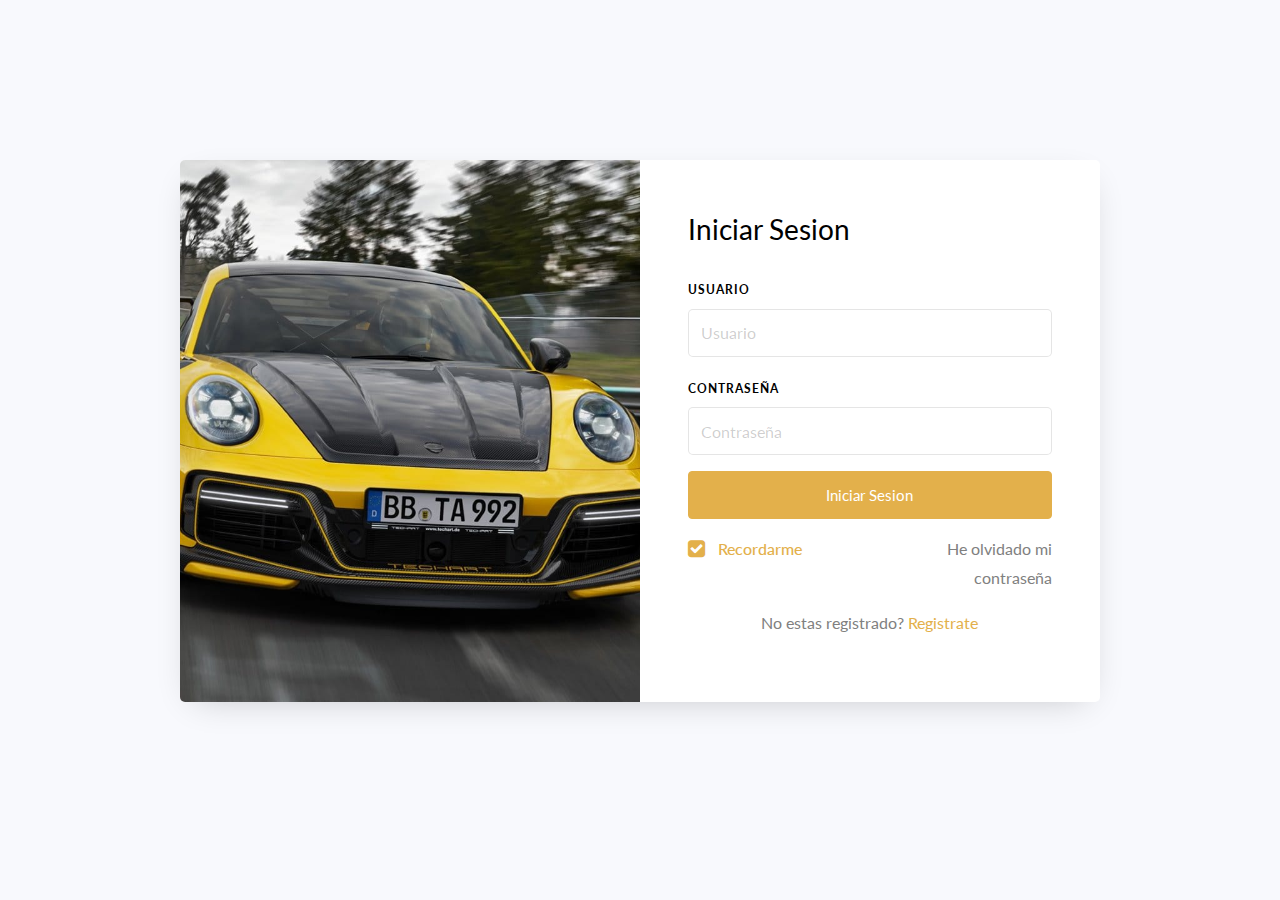
<file: login.html>
<!doctype html>
<html lang="es">
  <head>
  	<title>FastDistribution SL</title>
    <meta charset="utf-8">
    <meta name="viewport" content="width=device-width, initial-scale=1, shrink-to-fit=no">

	<link href="https://fonts.googleapis.com/css?family=Lato:300,400,700&display=swap" rel="stylesheet">
	<link rel="stylesheet" href="https://stackpath.bootstrapcdn.com/font-awesome/4.7.0/css/font-awesome.min.css">
	<link rel="stylesheet" href="css/style.css">
  <link rel="icon" type="image/x-icon" href="assets/favicon.ico"/>

	</head>
	<body>
	<section class="ftco-section">
		<div class="container">
			<div class="row justify-content-center">
				<div class="col-md-6 text-center mb-5">
				</div>
			</div>
			<div class="row justify-content-center">
				<div class="col-md-12 col-lg-10">
					<div class="wrap d-md-flex">
						<div class="img" style="background-image: url(assets/kmion.jpg);">
			      </div>
						<div class="login-wrap p-4 p-md-5">
			      	<div class="d-flex">
			      		<div class="w-100">
			      			<h3 class="mb-4">Iniciar Sesion</h3>
			      		</div>
			      	</div>
							<form action="#" class="signin-form">
			      		<div class="form-group mb-3">
			      			<label class="label" for="name">Usuario</label>
			      			<input type="text" class="form-control" placeholder="Usuario" required>
			      		</div>
		            <div class="form-group mb-3">
		            	<label class="label" for="password">Contraseña</label>
		              <input type="password" class="form-control" placeholder="Contraseña" required>
		            </div>
		            <div class="form-group">
		            	<button type="submit" class="form-control btn btn-primary rounded submit px-3">Iniciar Sesion</button>
		            </div>
		            <div class="form-group d-md-flex">
		            	<div class="w-50 text-left">
			            	<label class="checkbox-wrap checkbox-primary mb-0">Recordarme
									  <input type="checkbox" checked>
									  <span class="checkmark"></span>
										</label>
									</div>
									<div class="w-50 text-md-right">
										<a href="#">He olvidado mi contraseña</a>
									</div>
		            </div>
		          </form>
		          <p class="text-center">No estas registrado? <a href="register.html">Registrate</a></p>
		        </div>
		      </div>
				</div>
			</div>
		</div>
	</section>

	<script src="js/jquery.min.js"></script>
  <script src="js/popper.js"></script>
  <script src="js/bootstrap.min.js"></script>
  <script src="js/main.js"></script>

	</body>
</html>
</file>
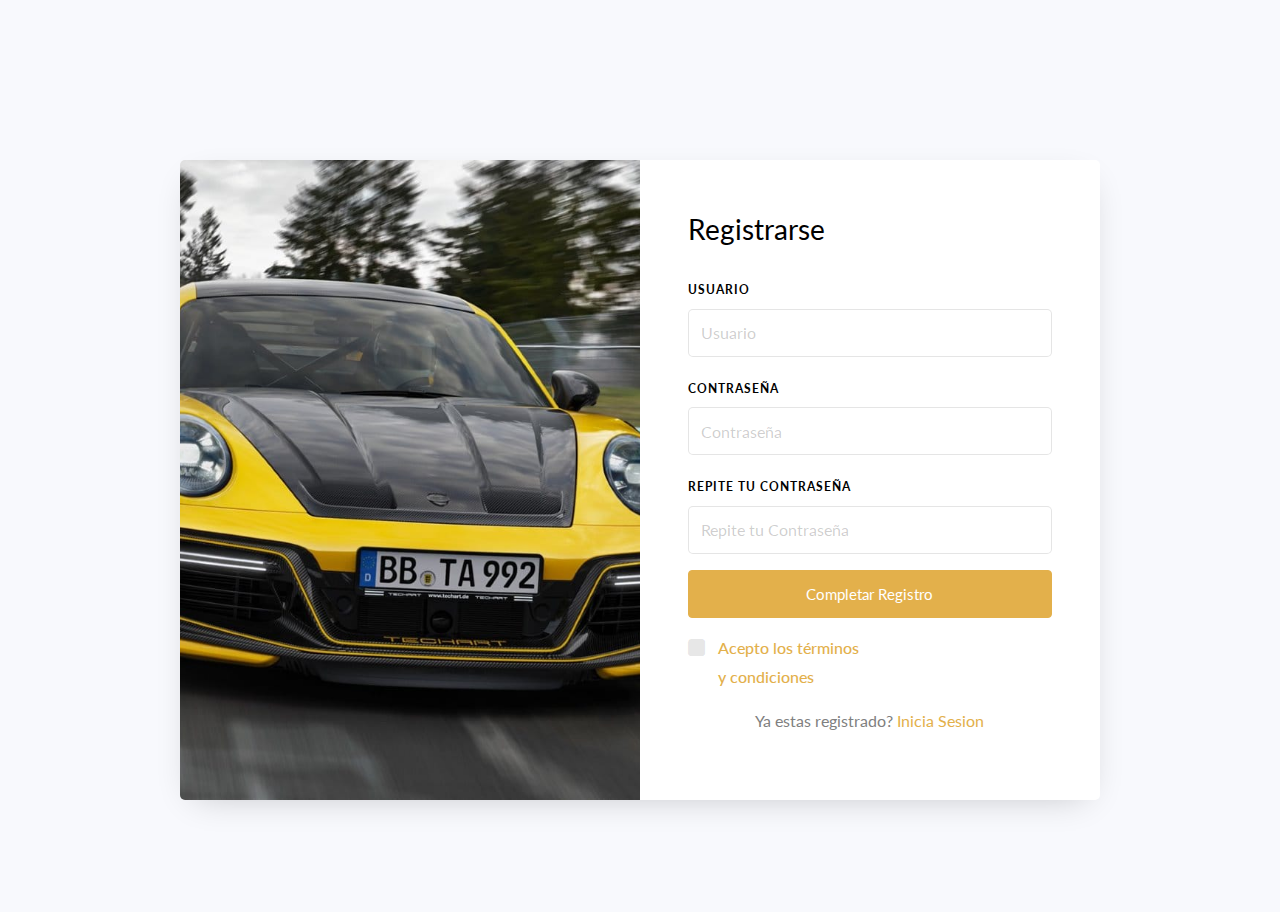
<file: register.html>
<!doctype html>
<html lang="es">
  <head>
  	<title>FastDistribution SL</title>
    <meta charset="utf-8">
    <meta name="viewport" content="width=device-width, initial-scale=1, shrink-to-fit=no">

	<link href="https://fonts.googleapis.com/css?family=Lato:300,400,700&display=swap" rel="stylesheet">
	<link rel="stylesheet" href="https://stackpath.bootstrapcdn.com/font-awesome/4.7.0/css/font-awesome.min.css">
	<link rel="stylesheet" href="css/style.css">
  <link rel="icon" type="image/x-icon" href="assets/favicon.ico"/>

	</head>
	<body>
	<section class="ftco-section">
		<div class="container">
			<div class="row justify-content-center">
				<div class="col-md-6 text-center mb-5">
				</div>
			</div>
			<div class="row justify-content-center">
				<div class="col-md-12 col-lg-10">
					<div class="wrap d-md-flex">
						<div class="img" style="background-image: url(assets/kmion.jpg);">
			      </div>
						<div class="login-wrap p-4 p-md-5">
			      	<div class="d-flex">
			      		<div class="w-100">
			      			<h3 class="mb-4">Registrarse</h3>
			      		</div>
			      	</div>
							<form action="#" class="signin-form">
			      		<div class="form-group mb-3">
			      			<label class="label" for="name">Usuario</label>
			      			<input type="text" class="form-control" placeholder="Usuario" required>
			      		</div>
		            <div class="form-group mb-3">
		            	<label class="label" for="password">Contraseña</label>
		              <input type="password" class="form-control" placeholder="Contraseña" required>
		            </div>
                    <div class="form-group mb-3">
		            	<label class="label" for="password">Repite tu Contraseña</label>
		              <input type="password" class="form-control" placeholder="Repite tu Contraseña" required>
		            </div>
		            <div class="form-group">
		            	<button type="submit" class="form-control btn btn-primary rounded submit px-3">Completar Registro</button>
		            </div>
		            <div class="form-group d-md-flex">
		            	<div class="w-50 text-left">
			            	<label class="checkbox-wrap checkbox-primary mb-0">Acepto los <a href="#"></a>términos y condiciones</a>
									  <input type="checkbox" required>
									  <span class="checkmark"></span>
										</label>
									</div>
		            </div>
		          </form>
		          <p class="text-center">Ya estas registrado? <a href="login.html">Inicia Sesion</a></p>
		        </div>
		      </div>
				</div>
			</div>
		</div>
	</section>

	<script src="js/jquery.min.js"></script>
  <script src="js/popper.js"></script>
  <script src="js/bootstrap.min.js"></script>
  <script src="js/main.js"></script>

	</body>
</html>
</file>
